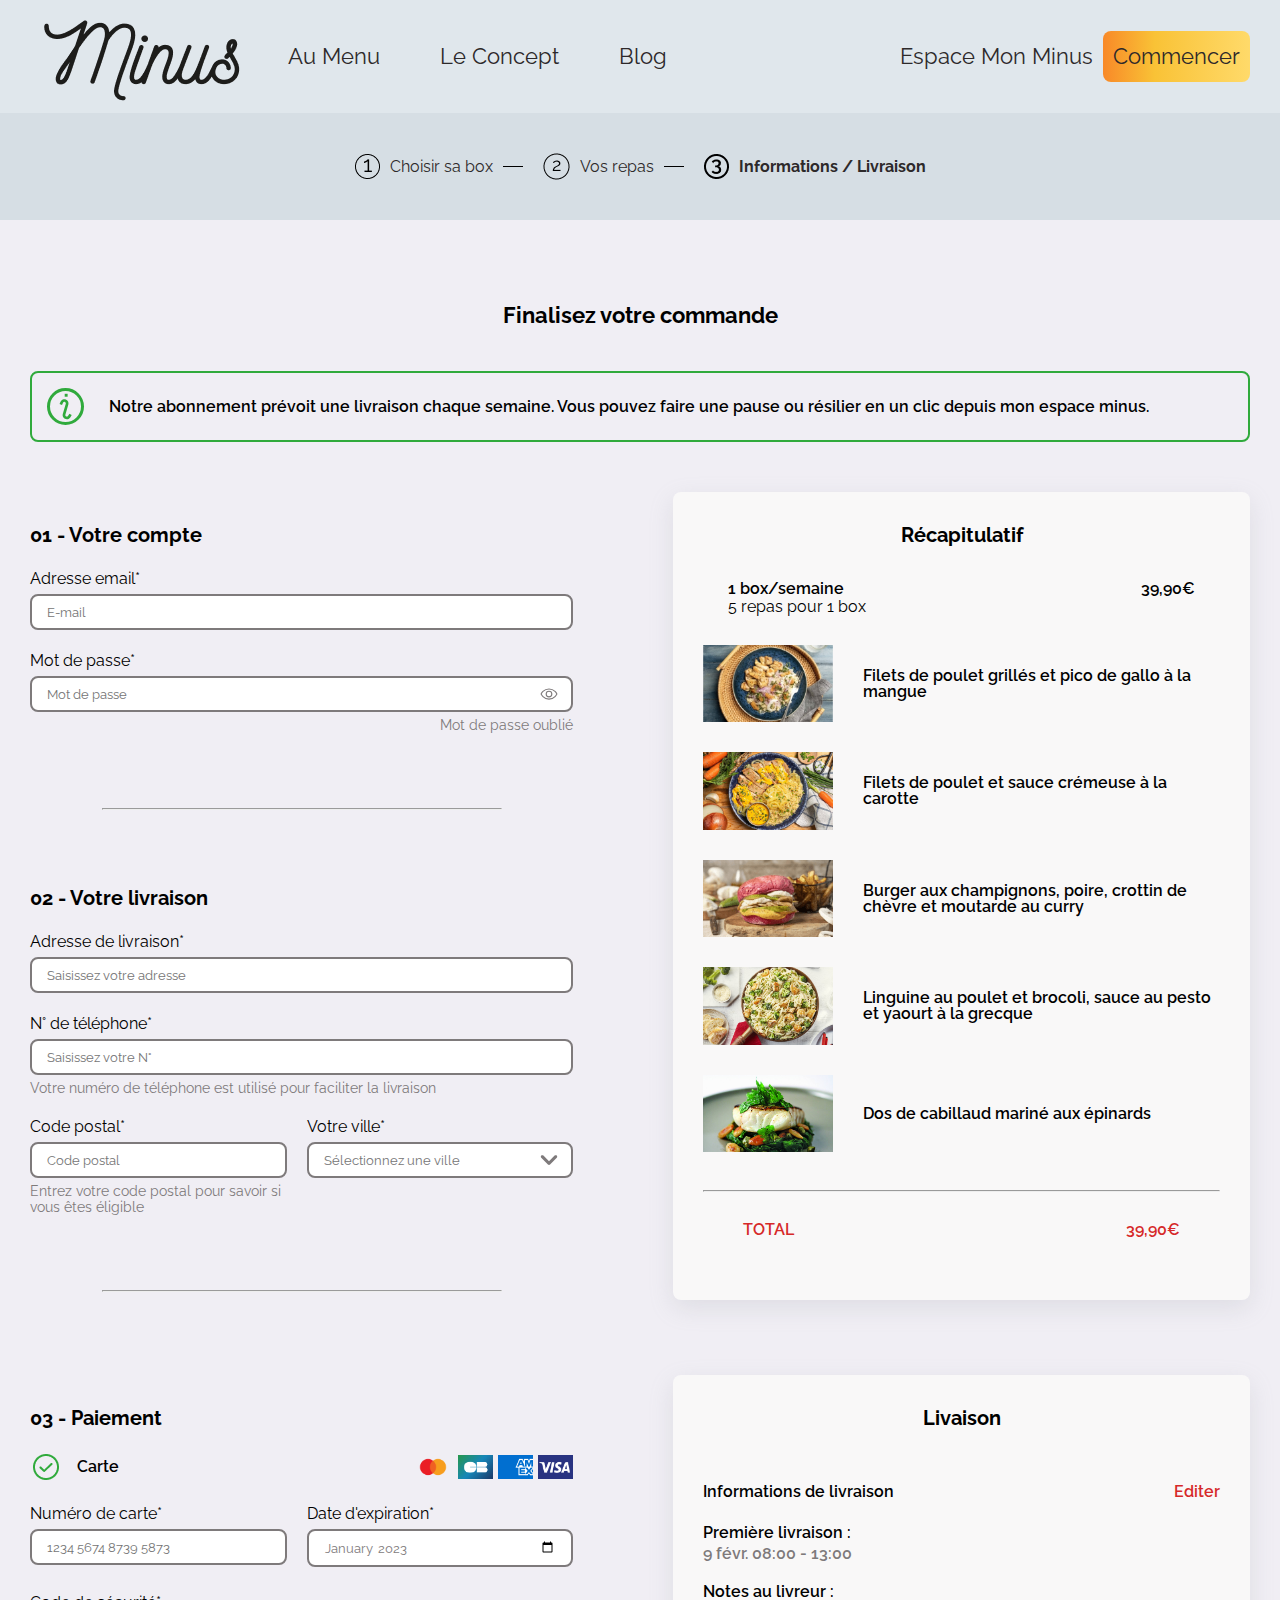
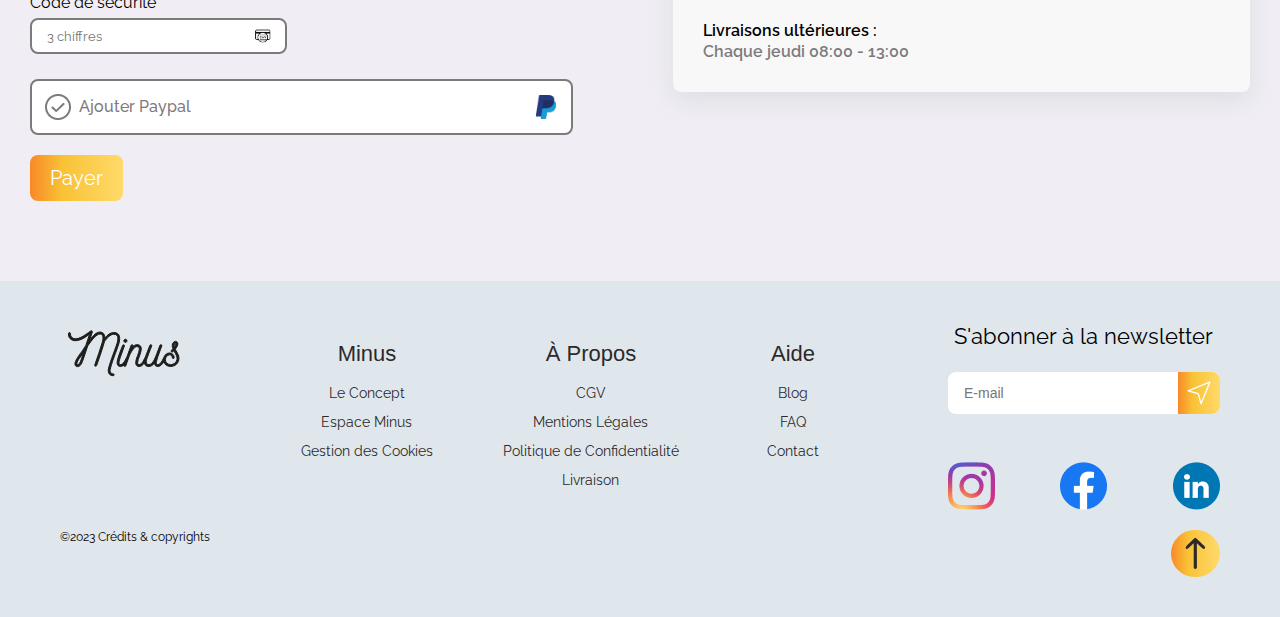
<file: achat.html>
<!DOCTYPE html>
<html lang="fr">
<head>
    <meta charset="UTF-8">
    <meta http-equiv="X-UA-Compatible" content="IE=edge">
    <meta name="viewport" content="width=device-width, initial-scale=1.0">
    <link rel="icon" type="image/png" sizes="16x16" href="img/favicon.png">
    <link rel="stylesheet" href="css/reset.css">
    <link rel="stylesheet" href="css/style.css">
    <script src="js/script.js" defer></script>
    <title>Minus | Validez votre commande de boxs repas avec recettes! | </title>
</head>
<body>
    <!-- HEADER -->
<header id="desktop-header">
    <button class="burger" id="burger">
        <span></span>
        <span class="mid-span"></span>
        <span></span>
    </button>
    <a href="index.html">
        <picture>
            <source media="(max-width: 599px)" srcset="img/logo-footer.png">
            <source media="(min-width: 600px)" srcset="img/logo-header.png">
            <img src="img/logo-header.png" alt="Logo Minus">
        </picture>
    </a>
    <nav id="nav" class="navOff">
        <a href="recette.html" class="h2">Au Menu</a>
        <a href="#" class="h2">Le Concept</a>
        <a href="#" class="h2">Blog</a>
        <a href="connexion.html" class="h2 marg">Espace Mon Minus</a>
    </nav>
    <a href="choix.html" class="cta-commencer h2 radient" tabindex="0">Commencer</a>
</header>

    <!-- MAIN -->
    <main>
        <ul class="purchase">
            <li><a href="choix.html"><img src="img/1.png" alt="icon 1 nav"><span>Choisir sa box</span></a><span class="trait"></span></li>
            <li><a href="recette.html"><img src="img/2.png" alt="icon 2 nav"><span>Vos repas</span></a><span class="trait"></span></li>
            <li class="active"><a href="achat.html"><img src="img/3-bold.png" alt="icon 3 nav bold"><span style="font-weight: bold;">Informations / Livraison</span></a><span class="trait"></span></li>
        </ul>

        <div class="wrapper body-achat">
            <div class="headline">
                <h2 class="h2 bold">Finalisez votre commande</h2>
                    <div class="info-headline">
                        <img src="img/icon_info.svg" alt="icon info">
                        <p class="semibold">Notre abonnement prévoit une livraison chaque semaine. Vous pouvez faire une pause ou résilier en un clic depuis mon espace minus.</p>
                    </div>
            </div>

            <section class="top-body-achat">
                <section class="recap">
                    <h3 class="h3 recap-title bold">Récapitulatif</h3>
                    
                    <div class="recap-headline">
                        <div class="recap-subscription">
                            <p class="body1 semibold">1 box/semaine</p>
                            <p class="body1 semibold">39,90€</p>
                        </div>
                        
                        <p>5 repas pour 1 box</p>
                    </div>
                    
                    <div class="list-meals semibold">
                        <div class="meal-achat">
                            <img src="img/poulet_grillé.png" alt="Photo de filets de poulet grillés">
                            <p>Filets de poulet grillés et pico de gallo à la mangue</p>
                        </div>
        
                        <div class="meal-achat">
                            <img src="img/filet_poulet.png" alt="Photo de filets de poulet grillés">
                            <p>Filets de poulet et sauce crémeuse à la carotte</p>
                        </div>
                        
                        <div class="meal-achat">
                            <img src="img/burger_champi.png" alt="Photo de filets de poulet grillés">
                            <p>Burger aux champignons, poire, crottin de chèvre et moutarde au curry</p>
                        </div>
        
                        <div class="meal-achat">
                            <img src="img/poulet_brocoli.jpg" alt="Photo de filets de poulet grillés">
                            <p>Linguine au poulet et brocoli, sauce au pesto et yaourt à la grecque</p>
                        </div>
                        
                        <div class="meal-achat">
                            <img src="img/cabillaud.jpeg" alt="Photo de filets de poulet grillés">
                            <p>Dos de cabillaud mariné aux épinards</p>
                        </div>
                    </div>
                    
                    <hr>

                    <div class="price-achat">
                        <h4 class="h4 semibold">TOTAL</h4>
                        <h4 class="h4 semibold">39,90€</h4>
                    </div>
                </section>

                <section class="form-account">
                    <form>
                        <fieldset class="account-achat">
                            <h3 class="h3 bold">01 - Votre compte</h3>

                            <div class="space">
                                <label for="form-account-email" class="body1">Adresse email*</label>
                                <input type="email" id="form-account-email" name="form-account-email" placeholder="E-mail" required>
                            </div>
        
                            <div class="password-form-informations space">
                                <label for="form-account-password" class="body1">Mot de passe*</label>

                                <div class="inner-password-achat">
                                    <input type="password" id="form-account-password" name="form-account-password" placeholder="Mot de passe" required>
                                    <a href="#"><img class="img-absolute-achat" src="img/eye.svg" alt="icon oeil"></a>
                                </div>
                                
                                <p class="body2">Mot de passe oublié</p>
                            </div>
                        </fieldset>

                        <hr class="hr-form">
        
                        <fieldset class="choice-delivery-achat">
                            <h3 class="h3 bold">02 - Votre livraison</h3>
                            
                            <div class="delivery-adress space">
                                <label for="form-delivery" class="body1">Adresse de livraison*</label>
                                <input type="text" id="form-delivery" name="form-delivery" placeholder="Saisissez votre adresse" required>
                            </div>
        
                            <div>
                                <div class="space">
                                    <label for="form-tel" class="body1">N° de téléphone*</label>
                                    <input type="tel" id="form-tel" name="form-tel" placeholder="Saisissez votre N°" required>
                                </div>
                                
                                <p class="body2">Votre numéro de téléphone est utilisé pour faciliter la livraison</p>
                            </div>
                                        
                            <div class="column-adress">
                                <div class="postcode-form-achat">
                                    <div class="space">
                                        <label for="form-postcode" class="body1">Code postal*</label>
                                        <input type="text" id="form-postcode" name="form-postcode" placeholder="Code postal" required>
                                    </div>
                                    
                                    <p class="body2">Entrez votre code postal pour savoir si vous êtes éligible</p>
                                </div>
            
                                <div class="city-form-achat space">
                                    <label for="form-city" class="body1">Votre ville*</label>
                                    
                                    <div class="inner-city-achat">
                                        <input type="text" id="form-city" name="form-city" placeholder="Sélectionnez une ville" required>
                                        <img class="img-absolute-achat" src="img/chevron-down-grey.svg" alt="icon chevron down">
                                    </div>
                                </div>
                            </div>
                        </fieldset>

                        <hr class="hr-form">
                    
                    </form>
                </section>
            </section>

            <section class="bottom-body-achat">
                <section class="delivery">
                    <h3 class="h3 delivery-title bold">Livaison</h3>
    
                    <div class="delivery-edit delivery-info">
                        <p class="body1 semibold">Informations de livraison</p>
                        <a href="#" class="body1 semibold grey">Editer</a>
                    </div>

                    <div class="delivery-first delivery-info semibold">
                        <p class="body1 semibold">Première livraison :</p>
                        <p class="body1 semibold grey">9 févr. 08:00 - 13:00</p>
                    </div>
                    
                    <p class="delivery-info delivery-notes semibold">Notes au livreur :</p>

                    <div class="semibold">
                        <p class="body1 semibold">Livraisons ultérieures :</p>
                        <p class="body1 semibold grey">Chaque jeudi 08:00 - 13:00</p>
                    </div>
                </section>

                <section class="form-payment">
                    <h3 class="h3 bold">03 - Paiement</h3>

                    <div class="payment space">
                        <div class="check_card">
                            <img src="img/check_green.png" alt="icon check vert">
                            <h4 class="h4 semibold">Carte</h4>
                        </div>
    
                        <div class="icons">
                            <img src="img/mastercard_icon.png" alt="icon moyen de paiement">
                            <img src="img/cb_icon.png" alt="icon moyen de paiement">
                            <img src="img/amex_icon.png" alt="icon moyen de paiement">
                            <img src="img/visa_icon.png" alt="icon moyen de paiement">
                        </div>
                    </div>

                    <form>
                        <fieldset>
                            <div class="column-card">
                                <div class="card space">
                                    <label for="form-card" class="body1">Numéro de carte*</label>
                                    <input type="number" id="form-card" name="form-card" placeholder="1234 5674 8739 5873" required>
                                </div>
    
                                <div class="expire space">
                                    <label for="form-expire" class="body1">Date d'expiration*</label>
                                    <input type="month" id="form-expire" name="form-expire" value="2023-01" required>
                                </div>
                            </div>

                            <div class="security-number space">
                                <label for="form-security-number" class="body1">Code de sécurité*</label>
                                
                                <div class="inner-security-number">
                                    <input type="number" id="form-security-number" name="form-security-number" placeholder="3 chiffres" required>
                                    <img class="img-absolute-achat" src="img/cvv.png" alt="icon CVV">
                                </div>
                            </div>
                        </fieldset>

                        <a href="#" class="paypal">
                            <div class="add_paypal">
                                <img src="img/check_grey.png" alt="icon check gris">
                                <p class="medium">Ajouter Paypal</p>
                            </div>
                            
                            <img class="logo_paypal" src="img/paypal_logo.png" alt="logo paypal">
                        </a>

                        <a class="btn-pay h3" href="#">Payer</a>
                    </form>
                </section>
            </section>
        </div>
    </main>

    


    <!-- FOOTER -->
    <footer>
        <div class="footer-top">
            <a href="index.html"><img src="img/logo-footer.svg" alt="Logo Minus Footer" class="logo-footer"></a>
            <div class="nav-links">
                <nav class="nav-footer">
                    <button class="link-title" id="nav-minus" tabindex="0">
                        <span class="h2 footer-link">Minus</span>
                        <img id="chevronMinus" class="img-chevron" src="img/chevron-right.svg" alt="Chevron up">    
                    </button>                    
                    <div id="links-minus" class="nav-footer-off desktop-links">
                        <a href="#" class="txt-footer">Le Concept</a>
                        <a href="connexion.html" class="txt-footer">Espace Minus</a>
                        <a href="#" class="txt-footer">Gestion des Cookies</a>
                    </div>
                </nav>
                <nav class="nav-footer nav-mid">
                    <button class="link-title" id="nav-about" tabindex="0">
                        <span class="h2 footer-link">À Propos</span>
                        <img id="chevronAbout" class="img-chevron" src="img/chevron-right.svg" alt="Chevron up">    
                    </button>                    
                    <div id="links-about" class="nav-footer-off desktop-links">
                        <a href="#" class="txt-footer">CGV</a>
                        <a href="#" class="txt-footer">Mentions Légales</a>
                        <a href="#" class="txt-footer">Politique de Confidentialité</a>
                        <a href="#" class="txt-footer">Livraison</a>
                    </div>
                </nav>
                <nav class="nav-footer">
                    <button class="link-title" id="nav-aide" tabindex="0">
                        <span class="h2 footer-link">Aide</span>
                        <img id="chevronAide" class="img-chevron" src="img/chevron-right.svg" alt="Chevron up">    
                    </button>                    
                    <div id="links-aide" class="nav-footer-off desktop-links">
                        <a href="#" class="txt-footer">Blog</a>
                        <a href="#" class="txt-footer">FAQ</a>
                        <a href="#" class="txt-footer">Contact</a>
                    </div>
                </nav>
            </div>
            <div class="footer-right">
                <p class="h2">S'abonner à la newsletter</p>
                <form method="post">
                    <input type="email" placeholder="E-mail" class="nl-form body2">
                    <a href="#" class="btn-send cta radient"><img src="img/send.svg" alt="Bouton Envoyer"></a>
                </form>
                <nav class="nav-rs">
                    <a href="#" class="txt-footer"><img src="img/insta.png" alt="Instagram"></a>
                    <a href="#" class="txt-footer"><img src="img/facebook.png" alt="Facebook"></a>
                    <a href="#" class="txt-footer"><img src="img/linkedin.png" alt="Linkedin"></a>
                </nav>
            </div>
        </div>
        <div class="footer-bottom">
            <p class="txt-footer">©2023 Crédits & copyrights</p>
            <a href="#"><img src="img/arrow-up.svg" alt="arrow-up" class="arrow-up cta radient"></a>
        </div>
    </footer>
    
    </body>
    </html>
</file>
<file: css/style.css>
/* Import de la police Raleway */
@import url('https://fonts.googleapis.com/css2?family=Raleway:ital,wght@0,100;0,200;0,300;0,400;0,500;0,600;0,700;0,800;0,900;1,100;1,200;1,300;1,400;1,500;1,600;1,700;1,800;1,900&display=swap');
*{
    box-sizing: border-box;
}
body{
    font-family: 'Raleway', sans-serif;
    background-color: #F0EEF4;
}
.main-lounis .wrapper{
    margin: 40px auto;
    max-width: 1220px;
    padding: 0;
}
/* Librairie Typo et Boutons */
.radient{
    background: linear-gradient(90deg, rgba(248,137,40,1) 0%, rgba(249,194,54,1) 35%, rgba(255,218,106,1) 100%);
}
img{
    display: block;
}
.centered{
    text-align: center;
}
.h1{
    font-style: normal;
    font-weight: 600;
    font-size: 70px;
    line-height: 82px;
}
.h2{
    font-style: normal;
    font-weight: 400;
    font-size: 22px;
    line-height: 31px;  
}
.h3{
    font-style: normal;
    font-weight: 400;
    font-size: 20px;
    line-height: 26px;
}
.main-lounis .h4{
    font-style: normal;
    font-weight: 400;
    font-size: 18px;
    line-height: 19px;
}
.h4med{
    font-style: normal;
    font-weight: 500;
    font-size: 18px;
    line-height: 19px;
}
.body1{
    font-style: normal;
    font-weight: 400;
    font-size: 16px;
    line-height: 21px;
}
.body2{
    font-style: normal;
    font-weight: 400;
    font-size: 14px;
    line-height: 16px;
}
.banniere-txt{
    font-style: normal;
    font-weight: 700;
    font-size: 36px;
    line-height: 42px;
    color: #fff;
}
.txt-footer{
    font-style: normal;
    font-weight: 400;
    font-size: 12px;
    line-height: 14px;
}
.txt-footer:hover{
    text-decoration: underline;
}
a{
    text-decoration: none;
    color: #2D292A;
}
a:hover{
    text-decoration: underline;
}
.cta-commencer{
    padding: 10px;
    border: none;
    border-radius: 8px;
    cursor: pointer;
}
.cta-commencer:hover{
    text-decoration: none;
    background: #FEEAB3;
}
input:focus,
input:active{
    outline: 2px solid #FDCA40;
}
.bold {
    font-weight: 700;
}
.semibold {
    font-weight: 600;
}
.medium {
    font-weight: 500;
}
/* TUNNEL D'ACHAT */
.purchase {
    display: flex;
    justify-content: center;
    align-items: center;
    gap: 20px;
    background-color: #D6DEE4;
    padding: 40px 0;
}

.purchase li {
    display: flex;
    align-items: center;
}

.purchase li a {
    display: flex;
    align-items: center;
}

.purchase li a img {
    margin-right: 10px;
}

.purchase li .trait {
    background-color: black;
    width: 20px;
    height: 1px;
    display: block;
    margin-left: 10px;
}

.purchase li:last-child .trait {
    display: none;
}
@media screen and (max-width: 1024px) {
    .purchase li a span{
        display: none;
    }

    .purchase li.active a span {
        display: block;
    }
}
/* HEADER */

header{
    display: flex;
    justify-content: space-between;
    align-items: center;
    padding: 4px 30px;
    background-color: #E0E7EC;
}
.burger{
    display: none;
}
header nav{
    display: flex;
    padding: 10px;
    width: 100%;
    margin-left: 20px;
}
header nav .marg{
    margin-left: auto;
}
header nav a:not(:last-child){
    margin-right: 60px;
}
header .h2:hover{
    text-decoration: underline;
}

header .cta-commencer:hover{
    text-decoration: none;
}


/* LOUNIS */

/* MAIN */

/* BANNIERE TOP */

.banniere-top{
    position: relative;
    margin-bottom: 40px;
}
.banniere-img{
    position: relative;
    height: 700px;
    width: 100%;
}
.banniere-img img{
    width: 100%;
    height: 100%;
    position: absolute;
    object-fit: cover;
    opacity: 0.8;
}
.banniere-info{
    display: flex;
    flex-direction: column;
    justify-content: center;
    align-items: center;
    position: absolute;
    top: 20px;
    right: 27%;
}
.banniere-info h1{
    margin-bottom: 28px;
}
.banniere-info p{
    margin-bottom: 28px;
}
.cta-banniere{
    display: flex;
}
.banniere-top input{
    width: 180px;
    border-radius: 8px;
    padding: 11px 50px;
    border: none;
    margin-right: 20px;
}
.catchphrase{
    display: flex;
    position: absolute;
    justify-content: space-between;
    width: 37%;
    bottom: 44px;
    left: 6%;
}

/* COMMENT ÇA MARCHE? */

.section-steps{
    margin: 40px 0;
}
.section-steps h2{
    font-weight: bold;
}
.grille-4{
    display: flex;
    justify-content: space-between;
    margin: 40px 0;
    flex-wrap: wrap;
}
.grille-4 .col{
    width: calc(100% / 4);
    padding: 0 16px;
}
.grille-4 .card{
    position: relative;
    width: 100%;
    background-color: #2D292A;
    border-radius: 8px;
    overflow: hidden;
    margin-top: 0;
    filter: drop-shadow(0px 2px 8px rgba(0,0,0,.4));
}
.section-steps .img, .menu .img{
    display: block;
    width: 100%;
    height: 100%;
    opacity: 0.5;
    aspect-ratio: 9/10;
    object-fit: cover;
}
.one{
    position: absolute;
    top: 0;
    left: 0;
}
.section-steps .card .card-infos{
    display: flex;
    flex-direction: column;
    justify-content: flex-end;
    align-items: center;
    position: absolute;
    width: 100%;
    height: 100%;
    color: white;
    text-align: center;
    left: 0%;
    top: 0%;
    padding: 8px 20px;
}

/* MENU DE LA SEMAINE */

.menu{
    margin: 80px 0 0;
}
.menu h2{
    font-weight: bold;
}
.menu .grille-4 .col .card .img{
    opacity: 1;
    aspect-ratio: 11/8;
}
.menu .card-infos h3{
    margin: 4px 0;
}
.menu .card .card-infos{
    display: flex;
    flex-direction: column;
    justify-content: flex-end;
    align-items: center;
    position: absolute;
    width: 100%;
    height: auto;
    color: white;
    background-color: rgba(0,0,0,.5);
    text-align: center;
    left: 0;
    bottom: 0;
    top: inherit;
    padding: 8px 20px;
}

/* LIFESTYLE INSTA */

.lifestyle{
    display: flex;
    align-items: center;
    justify-content: space-between;
    margin: 80px auto;
}
.lifestyle-img{
    position: relative;
    width: 600px;
    height: 400px;
    border-radius: 8px;
    overflow: hidden;
}
.lifestyle-img img{
    height: 100%;
    width: 100%;
    position: absolute;
    object-fit: cover;
}
.lifestyle-infos{
    width: 500px;
    margin-right: 60px;
    background-color: #fff;
    border-radius: 8px;
    padding: 20px;
}
.lifestyle-infos h2{
    font-weight: bold;
    margin-bottom: 60px;
    text-align: center;
}

/* AVIS DES UTILISATEURS */

.avis{
    position: relative;
}
.avis h2{
    text-align: center;
    margin-bottom: 40px;
    font-weight: bold;
}
.avis-section{
    display: flex;
    justify-content: space-between;
    margin: auto;
}
.avis-section h2{
    text-align: center;
}

.avis-card{
    display: flex;
    flex-direction: column;
    /* min-width: 300px; */
    height: auto;
    padding: 20px;
    margin: 0 40px;
    background-color: #fff;
    border-radius: 8px;
}
.up-card{
    margin-bottom: 80px;
}
.down-card{
    margin-top: 80px;
}
.note{
    display: flex;
    justify-content: center;
}
.avis-card h2{
    margin-bottom: 12px;
}
.avis-card .h4med{
    margin: 12px;
}
.avis-card .h4{
    margin: 12px 0;
}
.slider-control{
    display: flex;
    justify-content: space-between;
    width: 100%;
    max-width: 1668px;
    margin: auto;
    position: absolute;
    top: 50%;
}
.slider-btn{
    cursor: pointer;
}
.slider-btn img{
    color: #fff;
    padding: 4px;
    border-radius: 100px;
}
.next-btn{
    transform: rotate(180deg);
}
/* BANNIERE-BOTTOM */

.banniere-bottom{
    margin-top: 80px;
    position: relative;
}
.banniere-bottom-img{
    width: 100%;
    height: 470px;
    position: relative;
}
.banniere-bottom-img img{
    width: 100%;
    height: 100%;
    position: absolute;
    object-fit: cover;
}
.banniere-bottom-infos{
    display: flex;
    flex-direction: column;
    align-items: center;
    position: absolute;
    top: 45%;
    left: 43.4%;
}
.banniere-bottom-infos p{
    margin-bottom: 20px;
}

/* FOOTER */
footer{
    display: flex;
    flex-direction: column;
    padding: 40px 60px;
    background-color: #E0E7EC;
}
.footer-top{
    display: flex;
    justify-content: space-between;
    align-items: flex-start;
}
.footer-top button{
    color: #2D292A;
}
.logo-footer{
    width: 130px;
    height: 60px;
    margin-bottom: 20px;
}
.nav-links{
    display: flex;
}
.nav-footer{
    display: flex;
    flex-direction: column;
}
.nav-footer button{
    margin: 16px;
    border: none;
    background: none;
    cursor: pointer;
}
.nav-footer .link-title:hover{
    text-decoration: none;
}
.img-chevron{
    display: none;
}
.nav-footer-on{
    display: flex;
    flex-direction: column;
    justify-content: center;
    align-items: center;
    margin-bottom: 12px;
}
.nav-footer a{
    margin-bottom: 15px;
}
.nav-mid{
    margin: 0 70px;
}
.desktop-links{
    display: flex;
    flex-direction: column;
    justify-content: center;
    align-items: center;
}
.desktop-links .txt-footer{
    font-size: 14px;
}
.footer-right{
    text-align: center;
}
.footer-right form{
    margin: 20px 0 48px;
    display: flex;
    position: relative;
}
.footer-right > form > input{
    background-color: #fff;
    border: none;
    border-radius: 8px;
    width: 272px;
    padding: 0 16px;
    height: 42px;
}
.footer-right > form > .btn-send{
    width: 42px;
    height: 42px;
    position: absolute;
    right: 0px;
    cursor: pointer;
    border-radius: 0 8px 8px 0;
}
.footer-right > form > .btn-send img{
    width: 100%;
    height: 100%;
    padding: 9px;
    border: none;
}
.footer-right > form > .btn-send:hover img{
    background: #FEEAB3;
}
.footer-bottom{
    display: flex;
    justify-content: space-between;
}
.nav-rs{
    display: flex;
    justify-content: space-between;
    margin-bottom: 20px;
}
.footer-bottom p{
    margin-bottom: 20px;
}
.arrow-up{
    padding: 8px 14px;
    border-radius: 100px;
}
.arrow-up:hover{
    background: #FEEAB3;
}

@media screen and (min-width: 2000px) {
    .catchphrase{
        position: static;
        margin: auto;
    }
}

@media screen and (max-width: 1300px) {
    .main-lounis .wrapper{
        margin: 40px 0;
    }
    .grille-4 .col{
        width: calc(100% / 2);
        padding: 16px 30px;
    }
    .opacite{
        height: 11%;
    }
    .avis-section{
        overflow: hidden;
    }
    .avis-card{
        display: flex;
        flex-direction: column;
    }
    .up-card, .down-card{
        margin-top: 0;
        margin-bottom: 0;
    }
    .slider-control{
        padding: 0 4px;
    }
}


@media screen and (max-width: 1024px) {

    /* HEADER */

    nav{
        order: 3;
        justify-content: center;
        align-items: center;
    }
    nav .marg{
        margin-left: 0;
    }
    header{
        flex-wrap: wrap;
    }
    .burger{
        display: block;
        height: 100%;
        cursor: pointer;
        margin: 0;
        border: 0;
        background: none;
    }
    .burger span{
        display: block;
        border: 2px solid black;
        border-radius: 8px;
        width: 20px;
    }
    .mid-span{
        margin: 6px 0;
    }
    header .cta-commencer:hover{
        text-decoration: none;
    }
    .cta-commencer{
        padding: 10px 8px;
    }
    .navOff{
        display: none;
    }
    .navOn{
        display: flex;
        justify-content: center;
        align-items: center;
    }
    
    /* FOOTER */

    .footer-top{
        flex-direction: column;
        justify-content: center;
        align-items: center;
    }
    .nav-links{
        flex-direction: column;
        margin-bottom: 40px;
    }
    .link-title{
        display: flex;
        align-items: center;

    }
    .img-chevron{
        display: block;
        cursor: pointer;
        padding-left: 10px;
    }
    .nav-footer .desktop-links{
        font-size: 12px;
    }
    .nav-footer-on{
        display: flex;
        flex-direction: column;
        justify-content: center;
        align-items: center;
        margin-bottom: 12px;
    }
    .nav-footer-on a{
        margin-bottom: 10px;
    }
    .nav-footer-off{
        display: none;
    }
    .nav-mid{
        margin: 0;
    }
    .footer-right{
        display: flex;
        flex-direction: column;
        order: 1;
    }
    .footer-right .h2{
        font-weight: bold;
    }
    .footer-bottom{
        flex-direction: column-reverse;
        justify-content: center;
        align-items: center;
    }
    .footer-bottom p{
        margin-bottom: 0;
        margin-top: 20px;
    }

    /* BANNIERE-TOP */

    .catchphrase{
        position: static;
        width: 90%;
        margin: 20px 30px 0;
    }
    .banniere-info{
        left: 23%;
        margin: 0 30px;
    }

    /* LIFESTYLE */

    .lifestyle{
        flex-direction: column;
        justify-content: center;
        align-items: center;
        margin: 80px 0;
    }
    .lifestyle-img{
        position: relative;
        width: 100%;
        margin-bottom: 20px;
    }
    .lifestyle-infos{
        width: 100%;
        margin-right: 0px;
    }

/* BANNIERE BOTTOM */

    .banniere-bottom-infos{
        right: 38%;
    }
}


@media screen and (max-width: 730px) {
    .navOn{
        flex-direction: column;
    }
    header nav .marg{
        margin-left: 0;
    }
    header nav a:not(:last-child){
        margin-right: 0;
    }
}
@media screen and (max-width: 580px) {
    .main-lounis .wrapper{
        margin: 40px 30px;
    }
    .grille-4 .col{
        width: calc(100% / 1);
        padding: 16px 0;
    }
    .opacite{
        height: 18%;
    }
}
/* FIN LOUNIS */


/* CAMILLE */

.wrapper {
    max-width: 1220px;
    margin: 0 auto;
}

.body-achat {
    padding: 80px 0;
}

.body-achat .headline {
    margin-bottom: 50px;
}

.body-achat .headline h2 {
    text-align: center;
    padding-bottom: 40px;
}

.body-achat .headline .info-headline {
    border: 2px solid #30AA3C;
    border-radius: 8px;
    display: flex;
    align-items: center;
    padding: 15px;
}

.body-achat .headline .info-headline p {
    padding-left: 25px;
}

.body-achat .top-body-achat, .bottom-body-achat {
    display: flex;
    flex-direction: row-reverse;
}

.body-achat .top-body-achat {
    margin-bottom: 75px;
}

.body-achat .space {
    margin-top: 20px;
}

.body-achat input{
    display: block;
    border: 2px solid #7E7A7B;
    color: #7E7A7B;
    border-radius: 8px;
    margin: 5px 0;
    padding: 8px 15px;
    width: 100%;
    font-family: 'Raleway';
}

.body-achat input[type=number]::-webkit-inner-spin-button,
input[type=number]::-webkit-outer-spin-button {
    -webkit-appearance: none;
    margin: 0;
}

.body-achat .inner-password-achat, .inner-city-achat, .inner-security-number {
    position: relative;
}

.body-achat .img-absolute-achat {
    position: absolute;
    top: 50%;
    right: 15px;
    color: #7E7A7B;
    transform: translate(0, -50%);
    width: 18px;
}

.body-achat form p {
    color: #7E7A7B;
}

.recap, .form-account, .delivery, .form-payment {
    width: 100%;
}

.body-achat .recap, .delivery {
    margin-left: 100px;
}

.body-achat .hr-form {
    width: 400px;
}


/* SECTION FORM COMPTE + LIVRAISON */
.top-body-achat .form-account {
    padding-top: 30px;
}

.top-body-achat .form-account .account-achat {
    margin-bottom: 75px;
}

.top-body-achat .form-account .password-form-informations p {
    text-align: end;
}

.top-body-achat .form-account .choice-delivery-achat {
    margin: 75px 0;
}

.top-body-achat .form-account .postcode-form-achat, .city-form-achat {
    width: 100%;
}

.top-body-achat .form-account .postcode-form-achat {
    padding-right: 20px;
}

.top-body-achat .form-account .column-adress {
    display: flex;
}


/* SECTION RECAP */
.top-body-achat .recap {
    background-color: #F9F8F8;
    box-shadow: rgba(149, 157, 165, 0.2) 0px 8px 24px;;
    border-radius: 8px;
    padding: 30px;
}

.top-body-achat .recap .recap-title {
    text-align: center;
    padding-bottom: 30px;
}

.top-body-achat .recap .recap-headline {
    margin: 0 25px;
}

.top-body-achat .recap .recap-subscription {
    display: flex;
    justify-content: space-between;
}

.top-body-achat .recap .list-meals {
    padding: 30px 0;
}

.top-body-achat .recap .meal-achat {
    display: flex;
    align-items: center;
    width: 100%;
}

.top-body-achat .recap .meal-achat:not(:last-child) {
    padding-bottom: 30px;
}

.top-body-achat .recap .meal-achat p {
    padding-left: 30px;
}

.top-body-achat .recap .meal-achat img {
    width: 25%;
    aspect-ratio: 5/3;
    object-fit: cover;
}

.top-body-achat .recap .price-achat {
    display: flex;
    justify-content: space-between;
    margin: 30px 40px 0;
    color: #d62929;
}


/* SECTION LIVRAISON */
.bottom-body-achat .delivery {
    background-color: #F9F8F8;
    box-shadow: rgba(149, 157, 165, 0.2) 0px 8px 24px;;
    border-radius: 8px;
    padding: 30px;
    height: fit-content;
}

.bottom-body-achat .delivery .delivery-title {
    margin-bottom: 50px;
    text-align: center;
}

.bottom-body-achat .delivery .delivery-edit {
    display: flex;
    justify-content: space-between;
}

.bottom-body-achat .delivery .delivery-edit a {
    color: #d62929;
    text-decoration: none;
}

.bottom-body-achat .delivery .delivery-info {
    padding-bottom: 20px;
}

.bottom-body-achat .delivery .grey {
    color: #7E7A7B;
}


/* SECTION PAIEMENT */
.bottom-body-achat .form-payment {
    padding-top: 30px;
}

.bottom-body-achat .form-payment .payment {
    display: flex;
    align-items: center;
    justify-content: space-between;
}

.bottom-body-achat .form-payment .payment .check_card {
    display: flex;
    align-items: center;
}

.bottom-body-achat .form-payment .payment .check_card img {
    padding-right: 15px;
}

.bottom-body-achat .form-payment .payment .icons {
    align-items: center;
    display: flex;
}

.bottom-body-achat .form-payment .payment .icons img {
    width: 40px;
}

.bottom-body-achat .form-payment .payment .icons img:not(:first-child) {
    padding-left: 5px;
}

.bottom-body-achat .form-payment .column-card {
    display: flex;
}

.bottom-body-achat .form-payment .card, .expire {
    width: 100%;
}

.bottom-body-achat .form-payment .column-card .card {
    padding-right: 20px;
}

.bottom-body-achat .form-payment .security-number {
    width: 50%;
    padding-right: 15px;
}

.bottom-body-achat .form-payment .paypal {
    display: flex;
    align-items: center;
    justify-content: space-between;
    color: #7E7A7B;
    background-color: #ffffff;
    border: 2px solid #7E7A7B;
    border-radius: 8px;
    width: 100%;
    padding: 10px 15px 10px 10px;
    margin-top: 20px;
    
}

.bottom-body-achat .form-payment .paypal:hover {
    text-decoration: none;
}

.bottom-body-achat .form-payment .paypal .add_paypal {
    display: flex;
    align-items: center;
}

.bottom-body-achat .form-payment .paypal .add_paypal img {
    padding-right: 5px;
}

.bottom-body-achat .form-payment .paypal .logo_paypal {
    width: 20px;
}

.bottom-body-achat .form-payment .btn-pay {
    display: inline-block;
    margin-top: 20px;
    padding: 10px 20px;
    border-radius: 8px;
    background: linear-gradient(90deg, rgba(248,137,40,1) 0%, rgba(249,194,54,1) 35%, rgba(255,218,106,1) 100%);
    cursor: pointer;
    color: #ffffff;
    border: none;
}

.bottom-body-achat .form-payment .btn-pay:hover {
    background: #FEEAB3;
    color: #2D292A;
}


/* RESPONSIVE FORM ACHAT */
@media screen and (max-width: 1024px) {
    .wrapper {
        padding: 80px 30px;
    }

    .body-achat .top-body-achat, .bottom-body-achat {
        flex-direction: column;
    }

    .body-achat .recap, .delivery {
        margin-left: 0; 
    }

    .delivery-notes, .hr-form, .nav-box  {
        display: none;
    }

    .body-achat .top-body-achat {
        margin-bottom: 0;
    }

    .top-body-achat .form-account .choice-delivery-achat {
        margin-top: 0;
    }

    .account-achat, .recap, .choice-delivery-achat, .delivery {
        margin-bottom: 50px;
    }

}

/* FIN CAMILLE */







/* AROUNA */

/* CONNEXION */
/*Formulaire */
.formulaire9{
    height: 520px;
    width: 400px;
    background-color: rgba(255, 255, 255, 0.13);
   
    margin-left: auto;
    margin-right: auto;
    margin-top: 2%;
    background-color: #E0E7EC;
    margin-bottom: 2%;
    border-radius: 10px;
    backdrop-filter: blur(10px);
    border: 2px solid rgba(255, 255, 255, 0.1);
    box-shadow: 0 0 40px rgba(8, 7, 16, 0.6);
    padding: 50px 35px;
}

.formulaire9 *{
    
    color: black;
    letter-spacing: 0.5;
    outline: none;
    border: none;

}
.formulaire9 h3{
    font-size: 32px;
    font-weight: 500;
    line-height: 42px;
    text-align: center;
}
.formulaire9 label{
    display: block;
    margin-top: 30px;
    font-size: 16px;
    font-weight: 500;    
}
.formulaire9 .input9{
    display: block;
    height: 50px;
    width: 100%;
    border-radius: 3px;
    padding: 0 10px;
    margin-top: 8px;
    font-size: 14px;
    font-weight: 300;
}
.formulaire9 ::placeholder{
    color: black;
    background: white ;

}

.formulaire9 button{
    margin-top: 50px;
    width: 100%;
    height: 10%;
    background-color: #fff;
    color: #080710;
    font-size: 18px;
    font-weight: 600;
    border-radius: 5px;
    cursor: pointer; 
}

.social{
    margin-top: 30px;
    display: flex;
}

.social div{
    background: red;
    width: 150px;
    border-radius: 3px;
    padding: 5px 10px 10px 5px;
    background-color: rgba(255, 255, 255, 0.27);
    color: #000;
    text-align: center;
}

.social div:hover{
    background-color: rgba(255, 255, 255, 0.47);
}

.social .fb{
    margin-left: 25px;
}

.social i{
    margin-right: 4px;
}
.compte{
    display: flex;
    font-size: 14px;
    gap :2px;
    margin-top: 8px;
}
@media screen and (max-width: 1024px) {

    .formulaire9{
        top: 25%;
        left: 12%;
        box-shadow: none;
    }
}


/* INSCRIPTION */

/*Formulaire */
.formulaire10{
    height: 1000px;
    width: 800px;
    background-color: #E0E7EC;
   
    margin-top: 2%;
    margin-left: 20%;
    border-radius: 10px;
    backdrop-filter: blur(10px);
    border: 2px solid rgba(255, 255, 255, 0.1);
    box-shadow: 0 0 40px rgba(8, 7, 16, 0.6);
    padding: 50px 35px;
    align-content: center;
}


.formulaire10 *{
  
    color: black;
    letter-spacing: 0.5;
    outline: none;
    border: none;

}
.formulaire10 h3{
    font-size: 32px;
    font-weight: 500;
    line-height: 42px;
    text-align: center;
}
.formulaire10 label{
    display: block;
    margin-top: 30px;
    font-size: 16px;
    font-weight: 500;    
}
.formulaire10 .input10{
    display: block;
    height: 50px;
    width: 50%;
    border-radius: 3px;
    padding: 0 10px;
    margin-top: 8px;
    font-size: 14px;
    font-weight: 300;
}
.formulaire10 ::placeholder{
    color: black;
    background: white;

}

.formulaire10 button{
    margin-top: 50px;
    width: 100%;
    height: 10%;
    background-color: #fff;
    color: #080710;
    font-size: 18px;
    font-weight: 600;
    border-radius: 5px;
    cursor: pointer; 
}

.gif{
    position: absolute;
    left: 55%;
    top: 35%;
    margin-top: 15%;
    
}
.gif img{
    width: 60%;
    height: auto;
}
/*Formulaire */
@media screen and (max-width: 1024px) {

    .formulaire10{
        
        box-shadow: none;
       margin-left: auto;
       margin-right: auto;
       margin-top: 2%;
        width: 80%;
    }
    .gif {
        width: 30%;
        right: 5%;
        top: 70%;
        margin-left: 5%;
    }
}



/* RECETTE */

.images {
    position: relative;
    display: flex;
    align-content: center;
    justify-content: center;
}

.images img {
    width: 100%;
}

.images .image {
    position: absolute;
    margin: 13% 13%;
    color: white;
    background: black;
    opacity: 70%;
    padding: 20px 20px;
}

.images .biolo {

    display: flex;
    position: absolute;
    width: 500px;
    bottom: 5%;
    left: 10%;
    gap: 30%;
}

.images .biolo img {
    width: 50px;
}

.bar-menu {
    display: flex;
    position: sticky;
    bottom: 0px;
    background: white;
    gap: 5px;
    text-align: center;
    justify-content: space-between;
    align-content: center;
    width: 100%;
    height: 80px;
    box-shadow: rgb(0 0 0 / 10%) 0px -2px 4px;

}

.bar-menu .numero {

    display: flex;
    justify-content: center;
    align-content: center;
    gap: 10%;
    font-size: 1.5em;
    font-weight: bold;
    margin-left: 30%;

    width: 50px;
    height: 50px;
    margin-top: 1px;

}

.bar-menu .numero p {

    padding: 20px;
    display: flex;
    flex-direction: column;
    justify-content: center;
    background: #feeab3;
    border-color: #feeab3;
    border-radius: 10%;
    color: #fdca40;
    margin-top: 40%;


}

.bar-menu .continuer {
    display: flex;
    align-items: center;
    padding: 10px 39px;
    border-radius: 8px;
    background: linear-gradient(90deg, rgba(248, 137, 40, 1) 0%, rgba(249, 194, 54, 1) 35%, rgba(255, 218, 106, 1) 100%);
    cursor: pointer;
    font-family: 'Raleway';
    font-style: normal;
    font-weight: 400;
    font-size: 26px;
    line-height: 31px;
    margin-right: 10%;
    height: 60%;
    margin-top: 15px;
}

.recettes {
    display: flex;
    align-items: center;
    justify-content: space-around;
    flex-wrap: wrap;
    margin: 0 auto;
    width: 80%;
    gap: 100px;


}

.filtre select {
    display: inline-block;
    padding: 10px;
    margin-top: 10px;
    margin-bottom: 10px;
    border: 2px solid #ccc;
    border-radius: 15px;
    font-size: 15px;

}

.filtre select:hover {
    box-shadow: black;
}

.filtre {
    display: flex;
    align-items: center;
    justify-content: space-between;
    width: 60%;

    margin-left: 18%;
}

.filtre .span {
    display: flex;
    align-content: center;
    justify-content: space-between;
    width: 40%;
    gap: 5px;
    margin-right: 15%;
}

.filtre .span a {
    display: flex;
    align-items: center;
    justify-content: center;
    font-size: 20px;
    border: solid;
    width: 40%;
    border-radius: 10px;
    background-color: #d9d9d9;
    color: white;
}

.filtre .span a:hover {
    transition: 0.8;
    animation: alternate;
    background-color: blue;
}

.calendrier {
    display: flex;
    align-items: center;
    justify-content: center;
    gap: 10px;
    margin-top: 2%;
}

.calendrier i {
    color: #d9d9d9;
    position: relative;
    margin: 0;
    background: #F0EEF4;
}

.recette img {
    border-radius: 50px;
    width: 300px;
    object-fit: cover;
    transition: transform 0.8s;
    width: 100%;
    height: 250px;

}

.recette .image-wrapper:hover > img {
    -ms-transform: scale(1.2);
    -webkit-transform: scale(1.2);
    transform: scale(1.2);
}


.recette {
    position: relative;
    flex-grow: 1;
    border-radius: 50px;
    border-radius: 15px;
    flex: 5 25%;


}

.recette .h2 {
    position: absolute;
    bottom: 10%;
    border: solid black;
    border-radius: 5px;
    background-color: black;
    text-align: center;
    opacity: 70%;
    width: 100%;
    color: white;
    font-size: 18px;
    font-weight: 600;
    transition: transform 0.8s;



}

.recette .image-wrapper {
    position: relative;
    border-radius: 50px;
    overflow: hidden;
}

/*.recette:hover h2{
    margin-left: 2%;
    -ms-transform: scale(1.2);
    -webkit-transform: scale(1.2);
    transform: scale(1.2);
}*/
.iconique {
    position: absolute;
    bottom: -20px;
    left: 50%;
    display: flex;
    font-size: 20px;
    text-align: center;
    justify-content: center;
    align-items: center;

}

.iconique i {
    padding: 10px 10px;
    border-radius: 90px;
    color: linear-gradient(90deg, rgba(248, 137, 40, 1) 0%, rgba(249, 194, 54, 1) 35%, rgba(255, 218, 106, 1) 100%);
    background: linear-gradient(90deg, rgba(248, 137, 40, 1) 0%, rgba(249, 194, 54, 1) 35%, rgba(255, 218, 106, 1) 100%);
    color: white
}

.iconique:hover i {
    transition: 0.4s;
    background: blue;
}
@media screen and (max-width: 1024px) {
    .images .image {
        display: flex;
        justify-content: center;
        align-items: center;

        width: 20%;
        padding: 5px 5px;
        font-size: 10px;
        margin-top: 10px;
        border-radius: 15%;
    }

    /* /Reccete/ */
    .recette {
        margin-left: -6%;
        width: 60%;

    }

    .recette img {
        object-fit: cover;
        width: 100%;
        height: 200px;

    }

    .recette .h2 {
        opacity: 100%;

    }

    /* /Reccete/ */

    .recette {
        flex: 0 100%;
    }
    /* /Icon/ */
    .icon {
        position: relative;

    }

    /* /Icon/

    /Bar-Menu/ */
    .bar-menu .numero p {
        padding: 10px;
        margin-top: 50%;
    }

    .bar-menu .numero {
        font-size: 9px;


    }

    .bar-menu .continuer {
        padding: 0px 9px;
        font-size: 10px;
        margin-right: 5%;
        margin-top: 20px;
    }

    /* /Bar-Menu/ */
    .calendrier {
        font-size: 10px;
        margin-top: 4%;
    }

    /* /Bar/ */
    .filtre {
        margin-right: 3%;
    }

    .filtre .span a {

        font-size: 9px;

        width: 69%;

        padding: 5px 5px;
    }

    /* /Bar/ */
    .images .biolo {

        display: flex;
        position: absolute;
        width: 50px;
        bottom: 0;
        gap: 5px;

    }
    .images .biolo img {
        width: 22px;
    }

    
}

/* FIN AROUNA */






/* MARIE CLAIRE */

/* MAIN */
.bodi{
    background-image: url(/img/body.jpg);
}
.premier{
    background-color: #E0E7EC;
    align-items: center;
    margin: 80px auto;
    height: 90%;
    width: 70%;
    border-radius: 20px;
    padding: 100px 100px;
}


.titre{
    align-items: center;
    text-align: center;
    margin-bottom: 5%;
}

.abnt{
    margin-top: 30px;
    text-align: center;
}

.p2{
    text-align: center;
    margin-bottom: 5%;

}

.deuxieme{
    display: flex;
    justify-content: space-between;
    align-items: center;
    width: 50%;
    margin: auto;
}

table, th, td{
    border: 1px solid black;
    border-collapse: collapse;
}

td{
    padding: 15px;
}

.le{
    background-color: #FEEAB3;
}

.troisieme{
    display: flex;
    justify-content: space-between;
    align-items: center;
    width: 50%;
    margin: auto;
    margin-top: 30px;
    margin-bottom: 90px;
}

.mail{
    width: 95%;
    height: 50px;
    margin-bottom: 7%;
    border: none;
    padding: 12px;
    border-radius: 8px;
}

.quatrieme{
    display: flex;
    justify-content: space-between;
    align-items: center;
    width: 100%;
    margin: auto;
    margin-bottom: 10%;
}

.cinquieme{
    display: flex;
    justify-content: center;
}

/* MAIN */
@media screen and (max-width: 1024px) {
    /* MAIN */
    .titre{
        font-size: 35px;
        line-height: 50px;
    }
    .nbre, .tet, .p3, .semin{
        font-weight: normal;
    }
    main .cta-commencer.h2{
        text-decoration: white;
    }
    .premier{
        width: 84%;
        padding: 40px 30px;
    }
    .abnt{
        justify-content: center;
        align-items: stretch;
    }

    .deuxieme{
        display: flex;
        flex-direction: column;
        justify-content: flex-start;
        height: 90px;
    }
    .nbre{
        margin-top: 10px;
        margin-bottom: 10px;
    }
    .troisieme{
        display: flex;
        justify-content: space-between;
        align-items: stretch;
    }
    td{
        padding: 10px;
    }
    .mail{
        border-radius: 15px;
    }
    .quatrieme{
        flex-direction: column;
        margin-top: 20px;
        align-items: center;
    }
    .cinquieme{
        margin-top: 100px;
    }

}
@media screen and (max-width: 730px) {
    .titre{
        font-size: 20px;
        line-height: 30px;
        text-align: center;
    }
    .nbre, .tet, .p3, .semin{
        font-weight: normal;
        font-size: 15px;
        line-height: 20px;
    }
    .abnt, .p2, .re, .prix, .repas, td{
        font-weight: normal;
        font-size: 12px;
        line-height: 15px;
    }
    .p3{
        text-align: start;
        margin-bottom: 10px;
    }
    .premier{
        display: flex;
        flex-direction: column;
        margin: 30px auto;
        height: 50%;
    }
    .abnt{
        display: block;
        flex-wrap: wrap;
    }
    .p2{
        text-align: left;
    }
    .deuxieme{
        display: flex;
        flex-direction: column;
    }
    .nbre{
        margin-top: 20px;
        margin-bottom: 5px;
        margin-right: 120px;
    }
    .troisieme{
        display: flex;
        justify-content: space-between;
        align-items: stretch;
        width: 70%;
    }
    .troisieme{
        margin-top: 100px;
    }

    td{
        padding: 10px;
    }
    .mail{
        border-radius: 15px;
        right: 100px;
    }
    .quatrieme{
        margin-top: 20px;
    }
    .mail{
        width: 150px;
        margin-bottom: 30px;
    }
    .semin{
        margin-bottom: 5px;
    }
    .prix{
        margin-top: 20px;
        margin-bottom: 5px;
        margin-left: 10px;
    }
    .repas{
        margin-top: 20px;
        margin-bottom: 5px;
        margin-left: 25px;
    }
    .cinquieme{
        margin-top: 100px;
    }
    .cta-commencer{
        padding: 10px;
        border: none;
        border-radius: 8px;
        cursor: pointer;
    }

}
/* FIN MARIE CLAIRE */








/* CHAIMA */

/* image bckg */
.bck-img img{
    position: relative;
 }

 .icons-grp {
    position: absolute;
    display: flex;
    margin-top: -50px;
    left: 20px; 
}

.icons-bio {
   margin-left: 100px;

}
.dates{
   display: flex;
   justify-content: center;
   align-items: center;
   padding: 40px;
   margin : 0px;

}
 .lun-dim{
    margin-left: 5px;
    margin-right: 5px;
    padding: 10px;
    font-size: 22px;
 }

 div .btn-parent{
    display: flex;
    justify-content:center;
    gap: 350px;
    text-align: center;
 }
 
.flt-btn{
    display: inline-block;
    background-color: #D9D9D9;
    width: 105px;
    margin: 10;
    color: #000000;
    font-size: 18px;
    border-radius: 8px;
    border: none;
    cursor: pointer;
    outline: none;
    padding: 10px;
    border: solid 2px #ccc;
    margin-top:-0.75% ;
  }
  



.flt-btn:hover{
background-color: #D6DEE4;
    color: #000000;
}
.flt-btn:active{
    background-color: #3e5464;
    color: #282627;
}



.btn-group{
    display: flex;
    justify-content: center;
    gap: 20px;
}

div .btn-group span {
    background-color: #D9D9D9;
    color: #000000;
    padding: 6px 24px 6px 24px;
    font-size: 18px;
    border-radius: 8px;
    margin-bottom : 10%;
}
div.btn-group span:hover{
    background-color: #D6DEE4;
    color: #2D292A;
}
div.btn-group span:active{
    background-color:  #475560;
}


                     /* serie d'image  */
 .wrapper-img{
    margin-top: 40px;
    display: flex;
    flex-wrap: wrap;
    flex-direction: row;
    justify-content: center;
    align-items: center;
    gap: 10px;
   }

   .card-img { 
        border-radius: 15px 15px 15px 15px;
        width: 380px ;
        height: 250px;
    margin-top: 5%;
    transition: transform 0.8s;
    height: auto;
    object-fit: cover;
   }
   .card-img .picture h2 {
   width: 20%;
   padding: 5px 5px ;
    font-weight: 600;
    font-size: 18px;
    margin-top: -7%;
    text-align: center;
    justify-content: center;
    align-items: center;
    margin-left: 2%;
    background-color: #000000f0;
    position: absolute;
    font-weight: bold;
    color: #ffffff;
   }

   .picture img {
    position: relative;
        width: 100%;
        height: 250px;
        object-fit: cover;
        transition: transform 0.8s;
        border-radius: 15px;
   }
    
   .picture:hover img {
        overflow: hidden;
        transform: scale(1.1);
        -webkit-transform: scale(1.3);
        width: 100%;
   }

   .picture  {
    overflow: hidden;
    flex-grow: 1;
    border-radius: 15px 15px 15px 15px;
    padding: 15px ;

          }
  
                /* icon + */
   
  .fa-solid{
    padding: 10px 10px;
    border-radius: 90px;
    color: linear-gradient(90deg, rgba(248,137,40,1) 0%, rgba(249,194,54,1) 35%, rgba(255,218,106,1) 100%);
    background: linear-gradient(90deg, rgba(248,137,40,1) 0%, rgba(249,194,54,1) 35%, rgba(255,218,106,1) 100%);
    color: white;
    position: absolute;
    margin-left: 11%;
    margin-top: 40px;
   
   }


                                     /* BAR STICKY */

.bar-parent {
    position: fixed;
    display: flex;
    flex-direction: row;
    flex-wrap: nowrap;
    align-items: center;
    justify-content: center;
    position: sticky;
    background-color: rgb(255, 255, 255);
    box-shadow: rgb(0 0 0 / 10%) 0px -2px 4px;
    left: 0px;
    right: 0px;
    height: 80px;
    margin-top: 9%;
    justify-content: space-around;
}
.nmbrs{
    position: relative;
    
    max-width: 960px;
    display: flex;
        padding: 10px 0px;
        justify-content: center;
        align-items: center;
        transform: none;
    height: 80px;

        padding: 20px;
        gap: 10px;
        margin-left: 4%;
        bottom: 80;
    
}


.sc-8679d5dd-6{
    
    width: 50px;
    height: 50px;
    transform: none;
    padding: 10px;
     gap: 10px;
    text-align: center;
    font-size: 30px;
    border-radius: 10%;
    background-color: #FEEAB3;
    color: #FDCA40;
}

/* 
.card .picture p{
    width: 20%;
    font-weight: 600;
    height: auto;
    font-size: 18px;
    margin-top: -7%;
    justify-content: center;
    align-items: center;
    margin-left: 2%;
    background-color: #000000;
    position: absolute;
    font-weight: bold;
    color: #ffffff;
    
} */




  div img .img1{
    border-radius: 10%;
 }




  .span-continuer{
    padding: 10px 8px;
    border: none;
    border-radius: 8px;
    background: linear-gradient(90deg, rgba(248,137,40,1) 0%, rgba(249,194,54,1) 35%, rgba(255,218,106,1) 100%);
    cursor: pointer;
    margin-left: 12%;
    
}


.span-continuer:hover{
    background:  #FEEAB3;
    text-decoration: none;
}

    

    
@media screen and (max-width: 1024px){


    .purchase li a span{
        display: none;
    }

    .purchase li.active a span {
        display: block;
    }
    
.icons-grp {
    display: flex;
    margin-left: -23px; 
    margin-top: -20px;
 }
 .icons-bio {
    width: 22px;
    margin-left: 30px;
    
 }
 
 .dates{
    justify-content: center;
    align-items: center;
    padding: 40px;
    margin : 0px;
    
    
 
 }
  .lun-dim{
     margin-left: 5px;
     margin-right: 5px;
     padding: 10px;
     font-size: 18px;
  }
 
  div .btn-parent{
    display: flex;
    justify-content:center;
    gap: 35px;
    text-align: center;
 }
 
.flt-btn{
    display: inline-block;
    background-color: #D9D9D9;
    width: 80px;
    margin-left: 10;
    color: #000000;
    font-size: 14px;
   padding: 5px;
  }
  




.btn-group{
    display: flex;
    justify-content: center;
    gap: -5px;
}

div .btn-group span {
    background-color: #D9D9D9;
    color: #000000;
    font-size: 14px;
    border-radius: 8px;
    margin-bottom : -10%;
    padding: 5px;
 
}

    
                     /* serie d'image  */
 .wrapper-img {
    margin-top: 0px;
    height: 100%;
    gap: 80px;
   }

   .card-img {
        border-radius: 15px 15px 15px 15px;
        width: 300px ;
        height: 150px;
    margin-top: 5%;
    transition: transform 0.8s;
    height: auto;
    object-fit: cover;
   }

   .picture img {
    position: relative;
        width: 100%;
        height: 200px;
        object-fit: cover;
        transition: transform 0.8s;
        border-radius: 15px;
        margin-left: 0%;
   }
    
    .card-img .picture h2 {
   width: 60%;
   padding: 5px 5px ;
    font-size: 16px;
    margin-top: -7%;
    text-align: center;
    justify-content: center;
    align-items: center;
    margin-left: 2%;
    background-color: #000000f0;
    position: absolute;
    font-weight: bold;
    color: #ffffff;
   }

   

          
  
                /* icon + */
   
  .fa-solid{
    
    margin-left: 32%;
    margin-top: 10px;
   
   }


                                     /* BAR STICKY */
                                   
.bar-parent {
    position: sticky;
    background-color: rgb(255, 255, 255);
    bottom: 0px;
    box-shadow: rgb(0 0 0 / 10%) 0px -2px 4px;
   position: relative;
    height: 80px;
    margin-top: 25%;
}
.nmbrs{
    max-width: 100%;
    height: 100%;
    
        justify-content: flex-start;
        align-items: center;
        transform: none;
        padding: 4px;
        gap: 2.5px;
    
}


.sc-8679d5dd-6{
    
    width: 35px;
    height: 35px;
    transform: none;
    padding: 5px;
    text-align: center;
    font-size: 20px;
    border-radius: 10%;
    background-color: #FEEAB3;
    color: #FDCA40;
}


.card-img .picture p{
    width: auto;
    height: auto;
    background-color: #00000072;
    font-size: 18px;
    margin-top: -5%;
    position: absolute;
    font-weight: bold;
    color: #ffffff;
}







.span{
    margin-top:-3.38%;
}

 .span-continuer{
    font-family: 'Raleway';
font-style: normal;
font-weight: 400;
font-size: 18px;
margin-left: 30px;
padding: 3px;
border: none;
border-radius: 8px;
background: linear-gradient(90deg, rgba(248,137,40,1) 0%, rgba(249,194,54,1) 35%, rgba(255,218,106,1) 100%);
cursor: pointer;


}

}

/* FIN CHAIMA */
</file>
